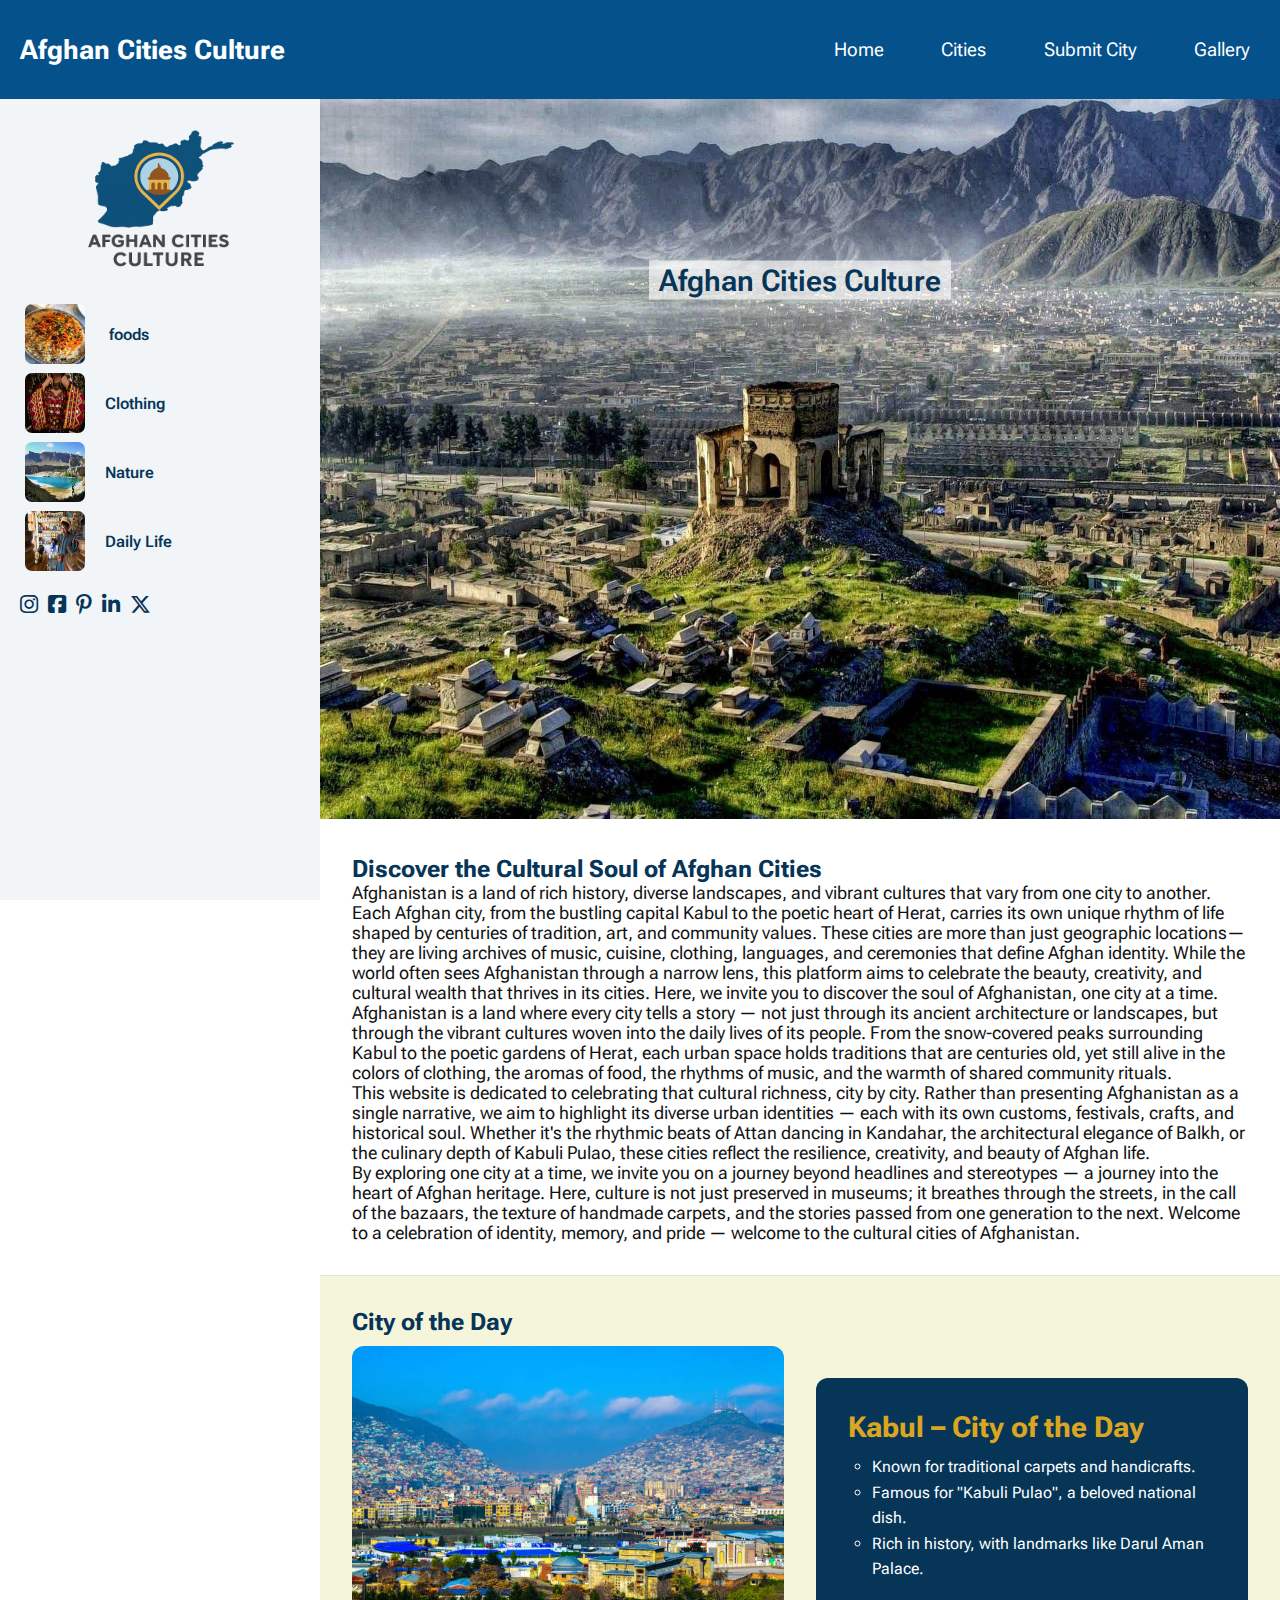
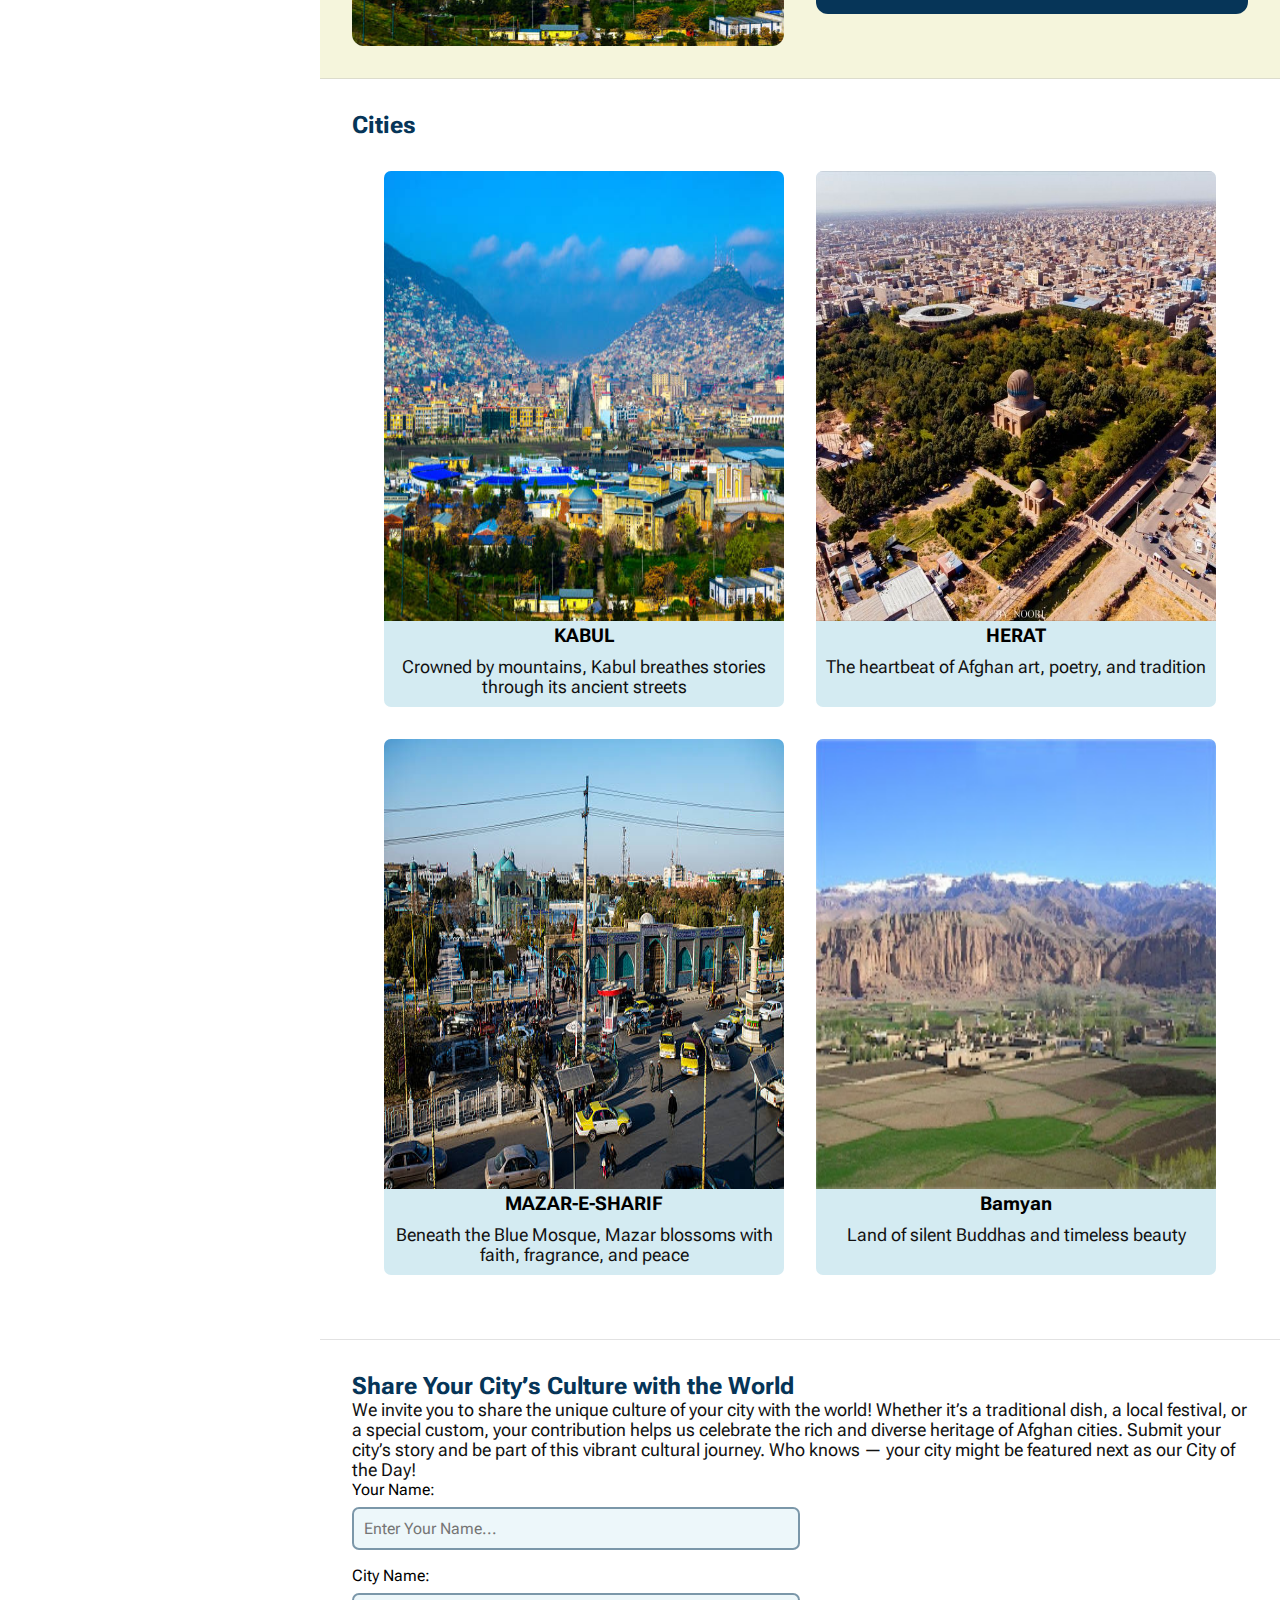
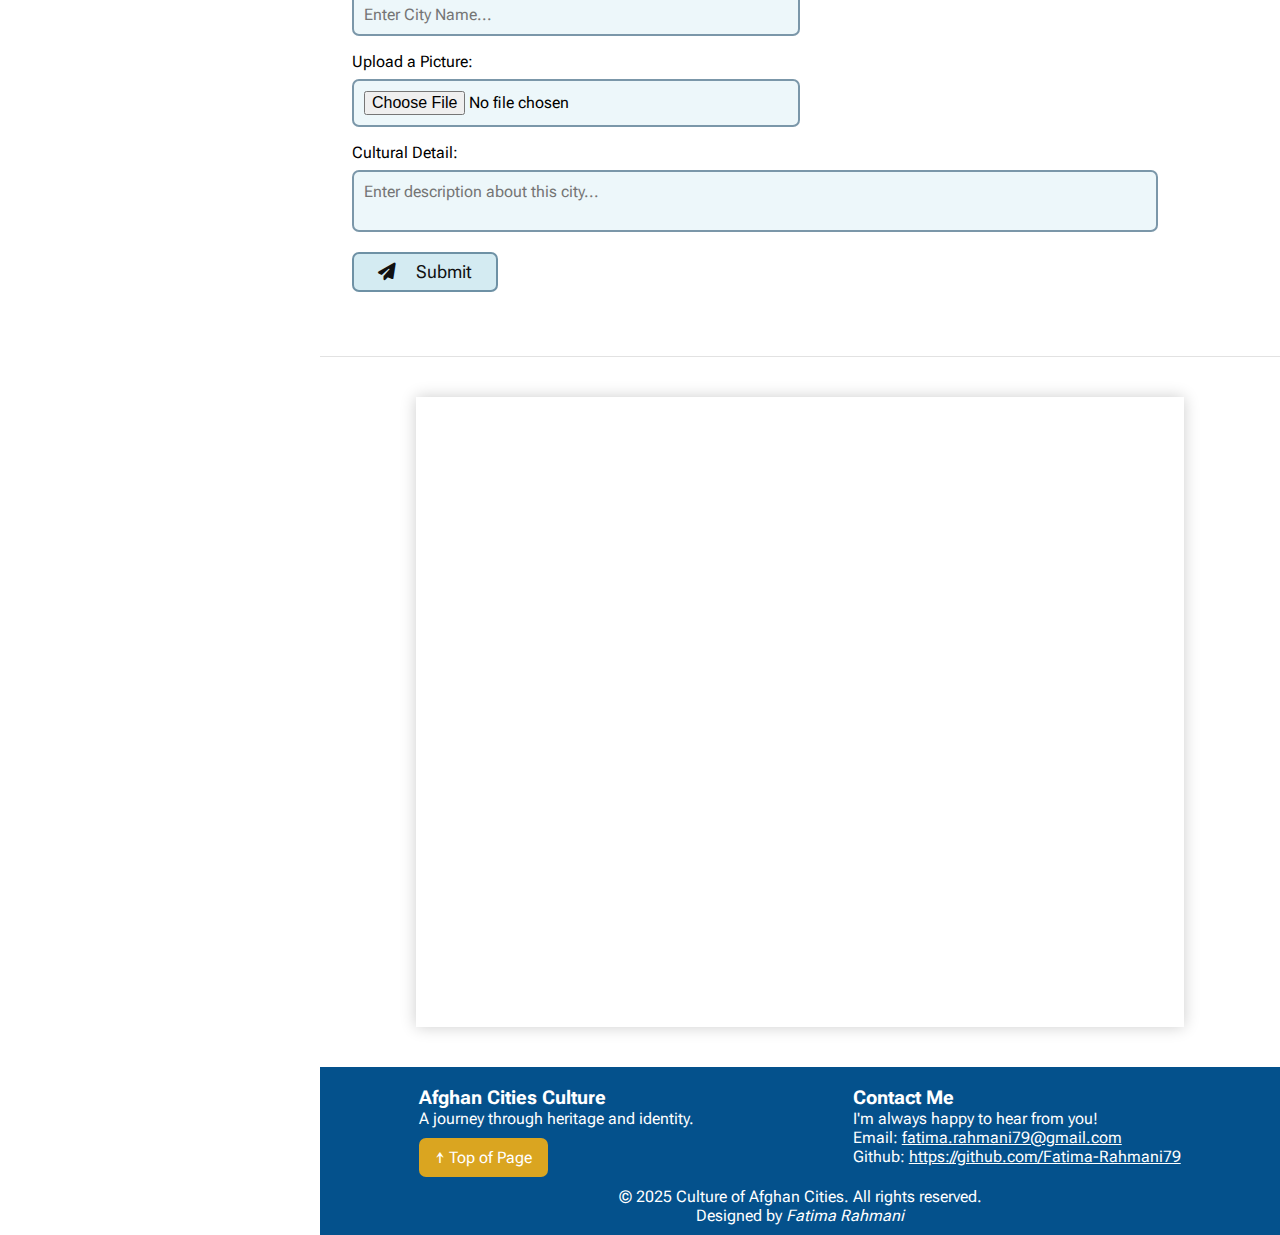
<file: index.html>
<!DOCTYPE html>
<html>

<head>
    <meta charset="utf-8">
    <meta http-equiv="X-UA-Compatible" content="IE=edge">
    <title>Afghan Cities Culture</title>
    <meta name="description" content="">
    <meta name="viewport" content="width=device-width, initial-scale=1">
    <link rel="stylesheet" href="css/style.css">
    <link rel="stylesheet" href="https://cdnjs.cloudflare.com/ajax/libs/font-awesome/6.7.2/css/all.min.css"
        integrity="sha512-Evv84Mr4kqVGRNSgIGL/F/aIDqQb7xQ2vcrdIwxfjThSH8CSR7PBEakCr51Ck+w+/U6swU2Im1vVX0SVk9ABhg=="
        crossorigin="anonymous" referrerpolicy="no-referrer" />
    <link rel="preconnect" href="https://fonts.googleapis.com">
    <link rel="preconnect" href="https://fonts.gstatic.com" crossorigin>
    <link href="https://fonts.googleapis.com/css2?family=Roboto+Flex:opsz,wght@8..144,100..1000&display=swap"
        rel="stylesheet">
</head>

<body>
    <div id="top"></div>

    <header>
        <h1>Afghan Cities Culture</h1>
        <nav>
            <ul>
                <li><a href="index.html">Home</a></li>
                <li class="dropdown">
                    <a href="cities.html">Cities</a>
                    <ul class="dropdown-menu">
                        <li><a href="cities.html#kabul">Kabul</a></li>
                        <li><a href="cities.html#herat">Herat</a></li>
                        <li><a href="cities.html#mazar-e-sharif">Mazar-i-Sharif</a></li>
                        <li><a href="cities.html#Bamyan">Bamyan</a></li>
                    </ul>
                </li>
                <li id="submit"><a href="index.html#submit-city">Submit City</a></li>
                <li><a href="gallery.html">Gallery</a></li>
            </ul>
        </nav>
    </header>
    <div class="container">
        <!-- aside section -->
        <aside>
            <div class="sidebar">
                <div class="sidebarnav">
                    <img src="images/logo (2).png" alt="Afghan Cities Calture's Logo" class="logo">
                    <nav>
                        <ul>
                            <li><a href="gallery.html#foods"><img src="images/food.JPG" class="sidepic">
                                    <span>foods</span></a>
                            </li>
                            <li><a href="gallery.html#clothing"><img src="images/cloth.jpg"
                                        class="sidepic"><span>Clothing</span></a></li>
                            <li><a href="gallery.html#landscape"><img src="images/bamyan 3.jpg"
                                        class="sidepic"><span>Nature</span></a></li>
                            <li><a href="gallery.html#life"><img src="images/life 2.jpg" class="sidepic"><span>Daily
                                        Life</span></a></li>
                        </ul>
                    </nav>
                </div>
                <div class="communicationIcons">
                    <a href="instagram.com" target="_blank"><i class="fa-brands fa-instagram"></i></a>
                    <a href="facebook.com" target="_blank"><i class="fa-brands fa-square-facebook"></i></a>
                    <a href="pinterest" target="_blank"><i class="fa-brands fa-pinterest-p"></i></a>
                    <a href="linkedin.com" target="_blank"><i class="fa-brands fa-linkedin-in"></i></a>
                    <a href="x.com" target="_blank"><i class="fa-brands fa-x-twitter"></i></a>
                </div>
            </div>
        </aside>

        <!-- main section -->
        <main class="index">
            <!-- introduction section -->
            <secion class="intro">
                <div class="intro-image">
                    <img src="images/kabul-wallpaper.jpg" alt="">
                    <h2>Afghan Cities Culture</h2>
                </div>
                <div class="intro-text">
                    <h2>Discover the Cultural Soul of Afghan Cities</h2>
                    <p>
                        Afghanistan is a land of rich history, diverse landscapes, and vibrant cultures that vary from
                        one city to another. Each Afghan city, from the bustling capital Kabul to the poetic heart of
                        Herat, carries its own unique rhythm of life shaped by centuries of tradition, art, and
                        community values. These cities are more than just geographic locations—they are living archives
                        of music, cuisine, clothing, languages, and ceremonies that define Afghan identity. While the
                        world often sees Afghanistan through a narrow lens, this platform aims to celebrate the beauty,
                        creativity, and cultural wealth that thrives in its cities. Here, we invite you to discover the
                        soul of Afghanistan, one city at a time. <br>

                        Afghanistan is a land where every city tells a story — not just through its ancient architecture
                        or landscapes, but through the vibrant cultures woven into the daily lives of its people. From
                        the snow-covered peaks surrounding Kabul to the poetic gardens of Herat, each urban space holds
                        traditions that are centuries old, yet still alive in the colors of clothing, the aromas of
                        food, the rhythms of music, and the warmth of shared community rituals. <br>

                        This website is dedicated to celebrating that cultural richness, city by city. Rather than
                        presenting Afghanistan as a single narrative, we aim to highlight its diverse urban identities —
                        each with its own customs, festivals, crafts, and historical soul. Whether it's the rhythmic
                        beats of Attan dancing in Kandahar, the architectural elegance of Balkh, or the culinary depth
                        of Kabuli Pulao, these cities reflect the resilience, creativity, and beauty of Afghan life.
                        <br>

                        By exploring one city at a time, we invite you on a journey beyond headlines and stereotypes — a
                        journey into the heart of Afghan heritage. Here, culture is not just preserved in museums; it
                        breathes through the streets, in the call of the bazaars, the texture of handmade carpets, and
                        the stories passed from one generation to the next. Welcome to a celebration of identity,
                        memory, and pride — welcome to the cultural cities of Afghanistan.
                    </p>
                </div>
            </secion>

            <!-- city of day section -->
            <section id="city-of-day" class="city-of-day">
                <h2>City of the Day</h2>
                <div class="city-container">
                    <div class="city-image"></div>
                    <div class="city-details">
                        <h2>Kabul – City of the Day</h2>
                        <ul>
                            <li>Known for traditional carpets and handicrafts.</li>
                            <li>Famous for "Kabuli Pulao", a beloved national dish.</li>
                            <li>Rich in history, with landmarks like Darul Aman Palace.</li>
                        </ul>
                    </div>
                </div>
            </section>

            <!-- cities gallery section -->
            <section id="cities">
                <h2>Cities</h2>
                <div class="city-card-container">
                    <a href="cities.html#kabul">
                        <img src="images/kabul.jpg" alt="Kabul">
                        <h3>KABUL</h3>
                        <p>Crowned by mountains, Kabul breathes stories through its ancient streets</p>
                    </a>
                    <a href="cities.html#herat">
                        <img src="images/herat.JPG" alt="Herat">
                        <h3>HERAT</h3>
                        <p>The heartbeat of Afghan art, poetry, and tradition</p>
                    </a>
                    <a href="cities.html#mazar-e-sharif">
                        <img src="images/mazar.jpg" alt="Mazar-i-Sharif">
                        <h3>MAZAR-E-SHARIF</h3>
                        <p>Beneath the Blue Mosque, Mazar blossoms with faith, fragrance, and peace</p>
                    </a>
                    <a href="cities.html#bamyan">
                        <img src="images/bamian.jpg" alt="Bamyan">
                        <h3>Bamyan</h3>
                        <p>Land of silent Buddhas and timeless beauty</p>
                    </a>
                </div>
            </section>

            <!-- submit city section -->
            <section id="submit-city">
                <h2>Share Your City’s Culture with the World</h2>
                <p>We invite you to share the unique culture of your city with the world! Whether it’s a traditional
                    dish, a local festival, or a special custom, your contribution helps us celebrate the rich and
                    diverse heritage of Afghan cities. Submit your city’s story and be part of this vibrant cultural
                    journey. Who knows — your city might be featured next as our City of the Day!</p>
                <form action="#">
                    <label for="name">Your Name:</label>
                    <input type="text" name="name" id="name" placeholder="Enter Your Name..." required>
                    <label for="city">City Name:</label>
                    <input type="text" name="city" id="city" placeholder="Enter City Name..." required>
                    <label for="imageUpload">Upload a Picture: </label>
                    <input type="file" id="imageUpload" accept="image/*" required>
                    <label for="detail">Cultural Detail:</label>
                    <textarea name="detail" id="detail" placeholder="Enter description about this city..."
                        required></textarea>
                    <button><i class="fa-solid fa-paper-plane"></i>Submit</button>
                </form>
            </section>

            <!-- slider section -->
            <section class="slider">
                <div class="slide"><img src="images/mazar 2.jpg" alt="rawze-sharif, Mazar-i-Sharif"></div>
                <div class="slide"><img src="images/bamyan (2).JPG" alt="Bamyan"></div>
                <div class="slide"><img src="images/herat.JPG" alt="Heart"></div>
                <div class="slide"><img src="images/kabul shah do shamshira.jpg" alt=""></div>
            </section>
        </main>
    </div>

    <!-- footer section -->
    <footer class="site-footer">
        <div class="footer-container">

            <!-- Site Identity -->
            <div class="footer-section">
                <h3>Afghan Cities Culture</h3>
                <p>A journey through heritage and identity.</p>
                <a href="#top" class="back-to-top">↑ Top of Page</a>
            </div>

            <!-- Contact Me -->
            <div class="footer-section">
                <h3>Contact Me</h3>
                <p>I'm always happy to hear from you!</p>
                <p>Email: <a href="mailto:fatima.rahmani79@gmail.com">fatima.rahmani79@gmail.com</a></p>
                <p>Github: <a href="https://github.com/Fatima-Rahmani79">https://github.com/Fatima-Rahmani79</a>
                </p>
            </div>

        </div>

        <!-- Copyright -->
        <div class="footer-bottom">
            <p>© 2025 Culture of Afghan Cities. All rights reserved.</p>
            <p>Designed by <em>Fatima Rahmani</em></p>
        </div>
    </footer>

    </div>
</body>

</html>
</file>
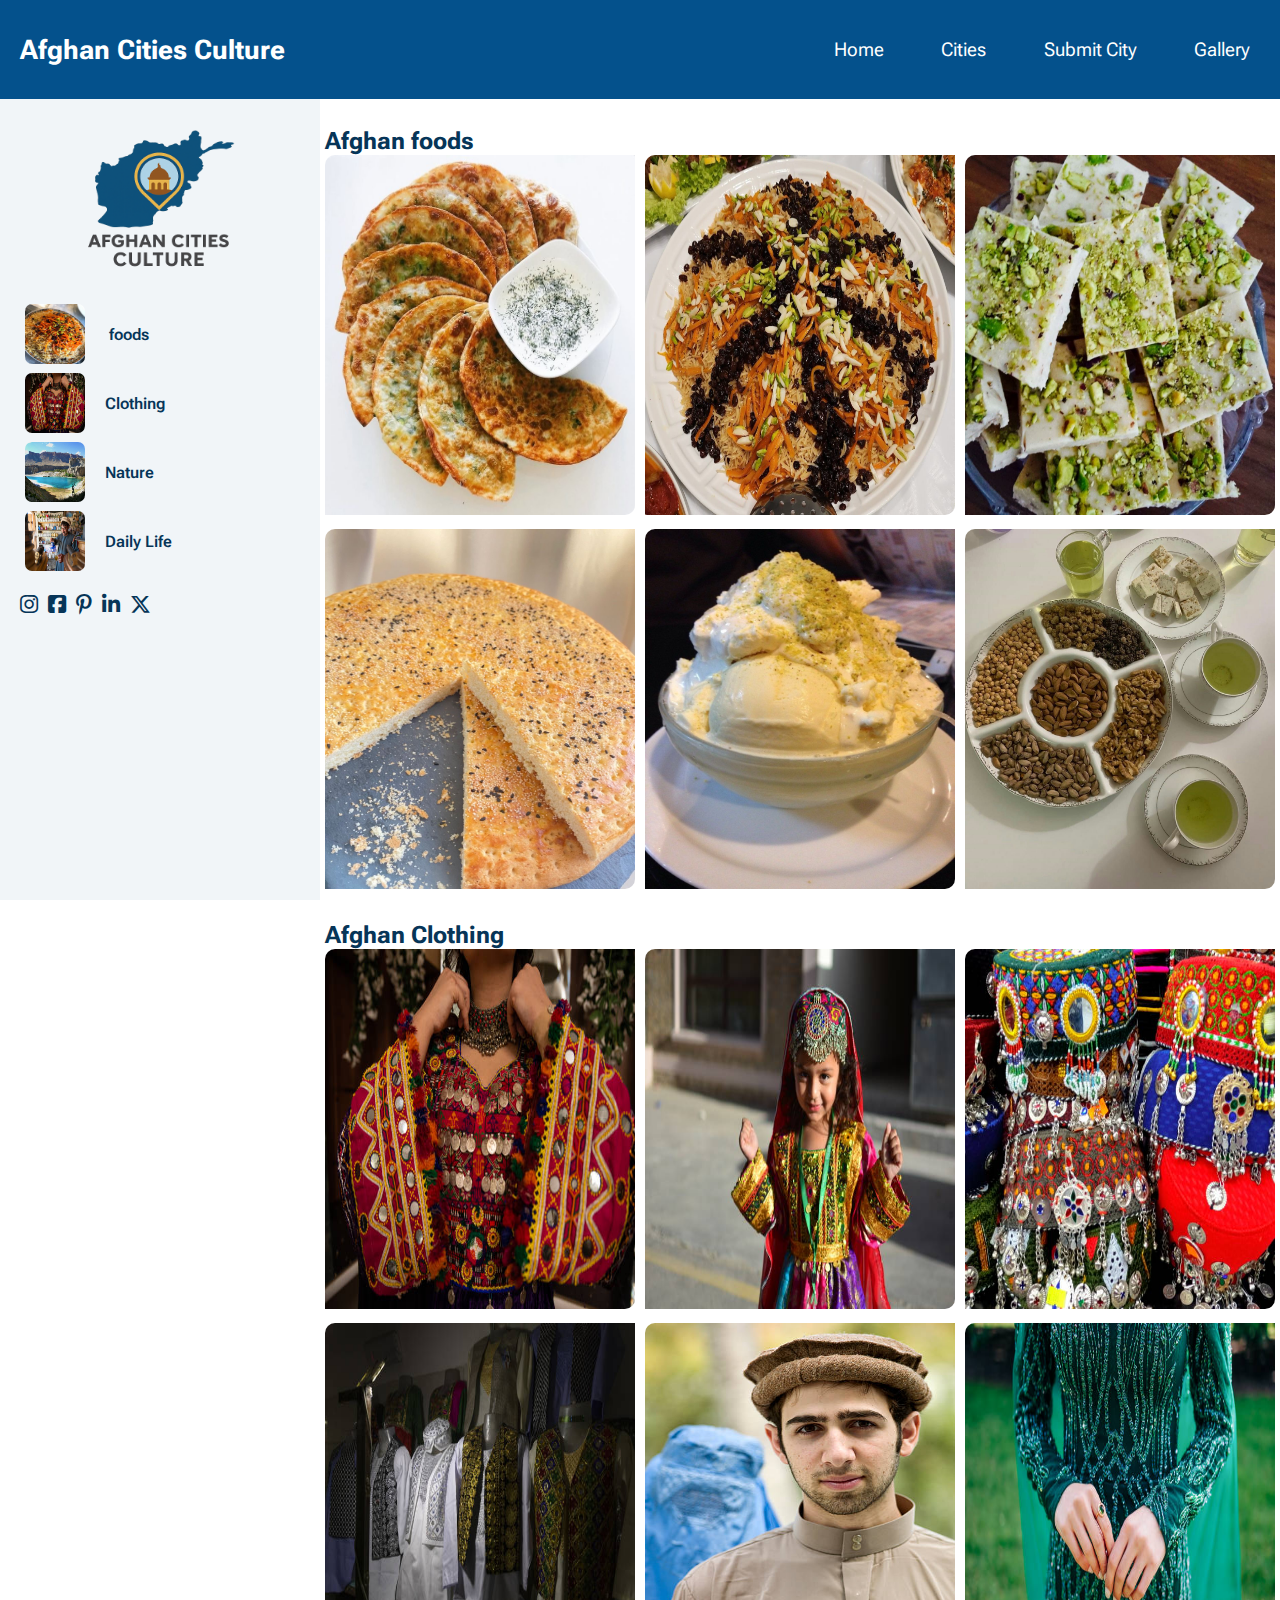
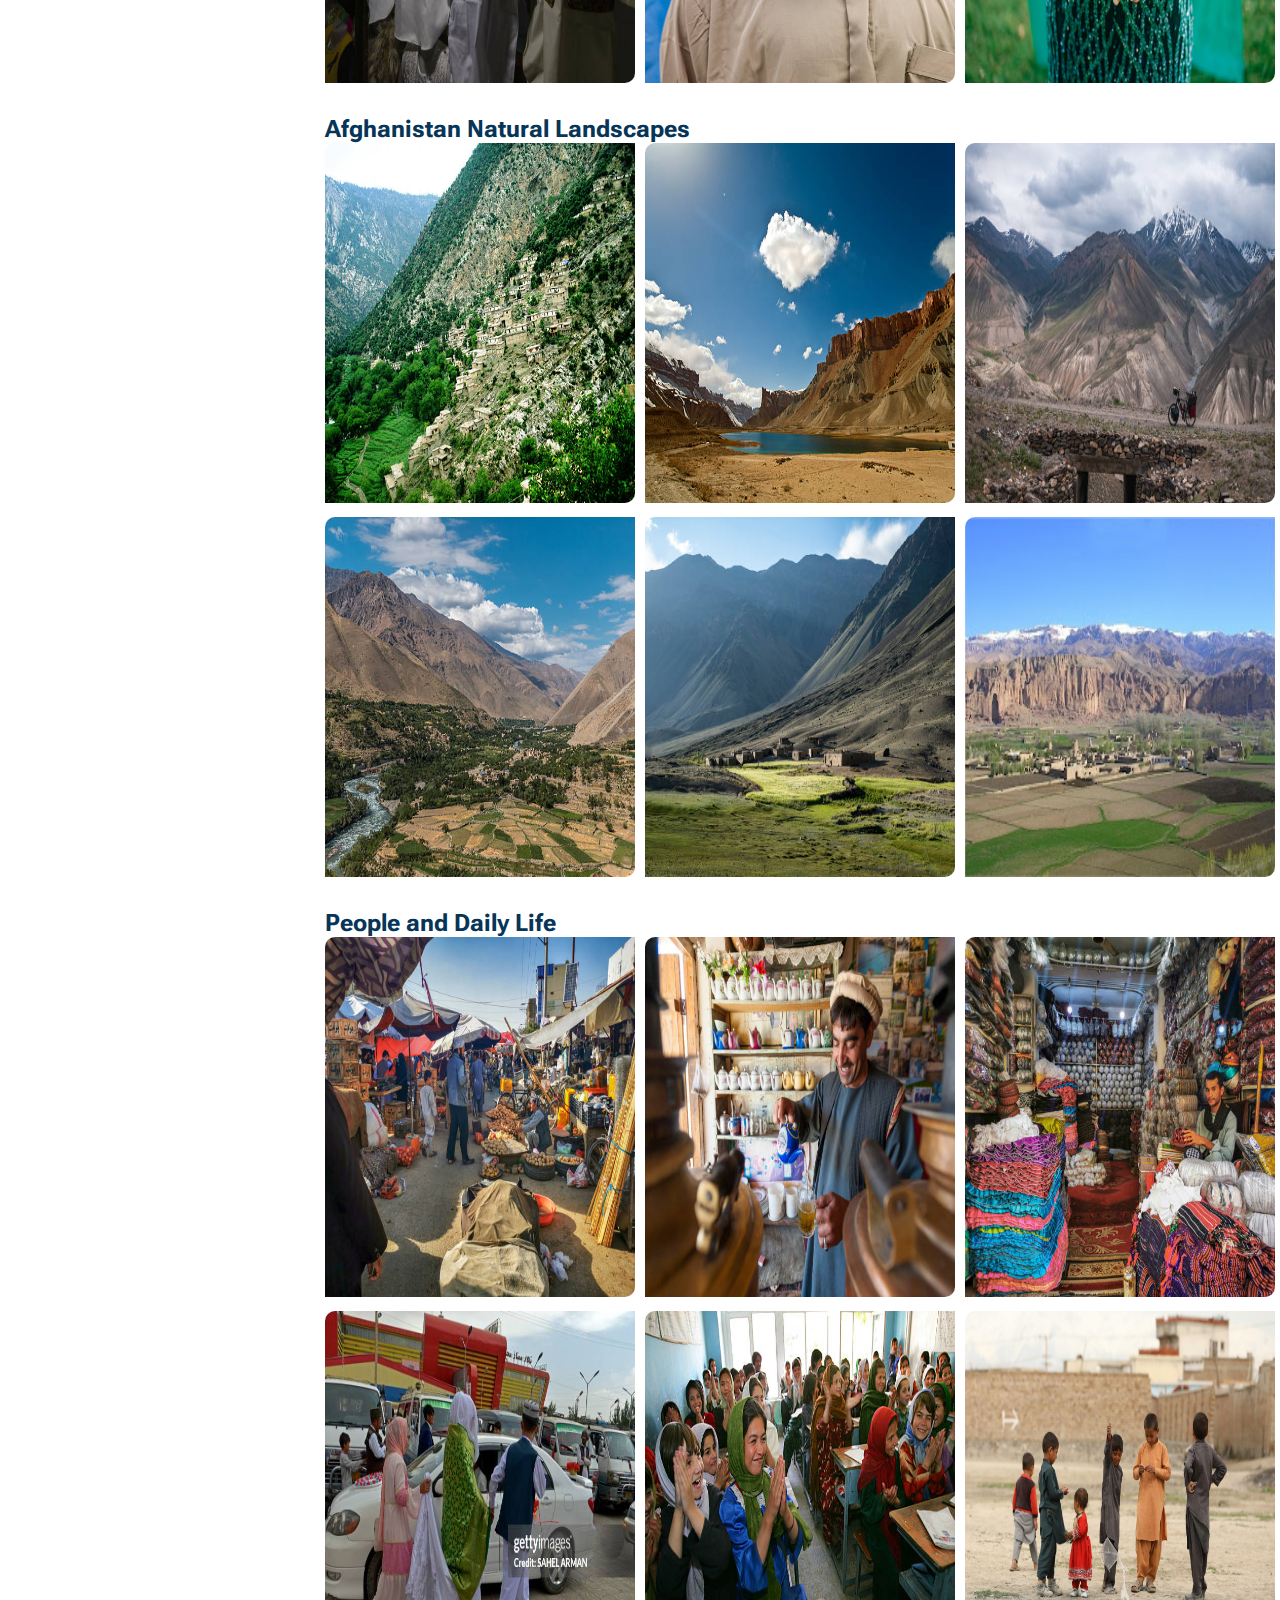
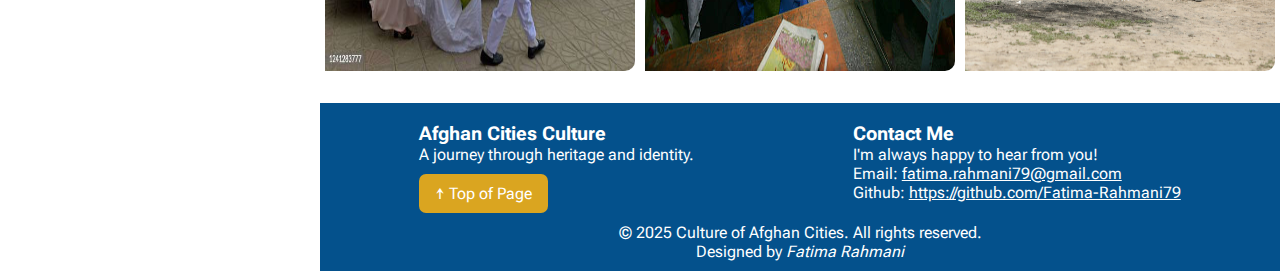
<file: gallery.html>
<!DOCTYPE html>
<html>
  <head>
    <meta charset="utf-8" />
    <meta http-equiv="X-UA-Compatible" content="IE=edge" />
    <title>Afghan Cities Culture</title>
    <meta name="description" content="" />
    <meta name="viewport" content="width=device-width, initial-scale=1" />
    <link rel="stylesheet" href="css/style.css" />
    <link
      rel="stylesheet"
      href="https://cdnjs.cloudflare.com/ajax/libs/font-awesome/6.7.2/css/all.min.css"
      integrity="sha512-Evv84Mr4kqVGRNSgIGL/F/aIDqQb7xQ2vcrdIwxfjThSH8CSR7PBEakCr51Ck+w+/U6swU2Im1vVX0SVk9ABhg=="
      crossorigin="anonymous"
      referrerpolicy="no-referrer"
    />
    <link rel="preconnect" href="https://fonts.googleapis.com" />
    <link rel="preconnect" href="https://fonts.gstatic.com" crossorigin />
    <link
      href="https://fonts.googleapis.com/css2?family=Roboto+Flex:opsz,wght@8..144,100..1000&display=swap"
      rel="stylesheet"
    />
  </head>

  <body>
    <div id="top"></div>
    <!-- header section -->
    <header>
      <h1>Afghan Cities Culture</h1>
      <nav>
          <ul>
              <li><a href="index.html">Home</a></li>
              <li class="dropdown">
                  <a href="cities.html">Cities</a>
                  <ul class="dropdown-menu">
                      <li><a href="cities.html#kabul">Kabul</a></li>
                      <li><a href="cities.html#herat">Herat</a></li>
                      <li><a href="cities.html#mazar-e-sharif">Mazar-i-Sharif</a></li>
                      <li><a href="cities.html#Bamyan">Bamyan</a></li>
                  </ul>
              </li>
              <li id="submit"><a href="index.html#submit-city">Submit City</a></li>
              <li><a href="gallery.html">Gallery</a></li>
          </ul>
      </nav>
  </header>

    <div class="container">
      <!-- aside section -->
      <aside>
        <div class="sidebar">
            <div class="sidebarnav">
                <img src="images/logo (2).png" alt="Afghan Cities Calture's Logo" class="logo">
                <nav>
                    <ul>
                        <li><a href="gallery.html#foods"><img src="images/food.JPG" class="sidepic">
                                <span>foods</span></a>
                        </li>
                        <li><a href="gallery.html#clothing"><img src="images/cloth.jpg"
                                    class="sidepic"><span>Clothing</span></a></li>
                        <li><a href="gallery.html#landscape"><img src="images/bamyan 3.jpg"
                                    class="sidepic"><span>Nature</span></a></li>
                        <li><a href="gallery.html#life"><img src="images/life 2.jpg" class="sidepic"><span>Daily
                                    Life</span></a></li>
                    </ul>
                </nav>
            </div>
            <div class="communicationIcons">
              <a href="instagram.com" target="_blank"><i class="fa-brands fa-instagram"></i></a>
              <a href="facebook.com" target="_blank"><i class="fa-brands fa-square-facebook"></i></a>
              <a href="pinterest" target="_blank"><i class="fa-brands fa-pinterest-p"></i></a>
              <a href="linkedin.com" target="_blank"><i class="fa-brands fa-linkedin-in"></i></a>
              <a href="x.com" target="_blank"><i class="fa-brands fa-x-twitter"></i></a>
          </div>
        </div>
    </aside>

      <!-- main section -->
      <main class="gallery">
        <!-- foods section -->
        <section id="foods">
          <h2>Afghan foods</h2>
          <div class="gallery-cards-container">
            <div class="tooltip gallery-card">
              <img src="images/food (8).JPG" alt="Bolani-Afgan food" />
              <span class="tooltip-text"
                >Name: Bolani <br />
                Ingredients : Dough, chives, potatoes, oil</span
              >
            </div>
            <div class="tooltip gallery-card">
              <img src="images/food (11).JPG" alt="Qabili Palaw-Afgan food" />
              <span class="tooltip-text"
                >Name: Qabili Palaw <br />
                Ingredients :Rice, Lamb or beef, Carrots, Raisins, Onion,
                Oil</span
              >
            </div>
            <div class="tooltip gallery-card">
              <img src="images/food (14).JPG" alt="Shirpera-Afgan dessert" />
              <span class="tooltip-text"
                >Name: Shirpera - Afgan dessert <br />
                Ingredients : Milk, Sugar, Cardomam, Butter, Pistachios and
                Almonds</span
              >
            </div>
            <div class="tooltip gallery-card">
              <img src="images/food (15).JPG" alt="Rote-Afghan bread" />
              <span class="tooltip-text"
                >Name: Rote-Afghan bread <br />
                Ingredients : Flour, Yeast, Milk, oil, Eggs, salt,
                Cardomam</span
              >
            </div>
            <div class="tooltip gallery-card">
              <img src="images/food (1).JPG" alt="Sheer Yakh-Afgan dessert" />
              <span class="tooltip-text"
                >Name: Sheer Yakh-Afgan dessert<br />
                Ingredients : Milk, Sugar, Salep powder, Cardomam, Rosewater,
                Ice and salt</span
              >
            </div>
            <div class="tooltip gallery-card">
              <img
                src="images/food (12).JPG"
                alt="Tea and dried fruits-Afgan Evening Mael"
              />
              <span class="tooltip-text"
                >Name: Tea and dried fruits-Afgan Evening Mael<br />
                Ingredients : Tea and dried fruits</span
              >
            </div>
          </div>
        </section>

        <!-- clothing section -->
        <section id="clothing">
          <h2>Afghan Clothing</h2>
          <div class="gallery-cards-container">
            <div class="tooltip gallery-card">
              <img src="images/cloth.jpg" alt="Afghan traditional clothing" />
              <span class="tooltip-text">Afghan traditional clothing</span>
            </div>
            <div class="tooltip gallery-card">
              <img src="images/cloth 2.jpg" alt="Afghan traditional clothing" />
              <span class="tooltip-text">Afghan traditional clothing</span>
            </div>
            <div class="tooltip gallery-card">
              <img src="images/cloth 3.jpg" alt="Afghan traditional clothing" />
              <span class="tooltip-text">Afghan traditional clothing</span>
            </div>
            <div class="tooltip gallery-card">
              <img src="images/cloth 4.jpg" alt="Afghan traditional clothing" />
              <span class="tooltip-text">Afghan traditional clothing</span>
            </div>
            <div class="tooltip gallery-card">
              <img src="images/cloth 5.jpg" alt="Afghan traditional clothing" />
              <span class="tooltip-text">Afghan traditional clothing</span>
            </div>
            <div class="tooltip gallery-card">
              <img src="images/cloth 6.jpg" alt="Afghan evening dress" />
              <span class="tooltip-text">Afghan evening dress</span>
            </div>
          </div>
        </section>

        <!-- landscape section -->
        <section id="landscape">
          <h2>Afghanistan Natural Landscapes</h2>
          <div class="gallery-cards-container">
            <div class="tooltip gallery-card">
              <img
                src="images/landscapae nuaristan.jpg"
                alt="A village in Nuristan - Afghanistan"
              />
              <span class="tooltip-text"
                >A village in Nuristan - Afghanistan</span
              >
            </div>
            <div class="tooltip gallery-card">
              <img
                src="images/landscape bandeamir.jpg"
                alt="Band-e Amir River, Bamyan, Afghanistan"
              />
              <span class="tooltip-text"
                >Band-e Amir River, Bamyan, Afghanistan</span
              >
            </div>
            <div class="tooltip gallery-card">
              <img
                src="images/landscape pamir.jpg"
                alt="Pamir Mountains - Afghanistan"
              />
              <span class="tooltip-text">Pamir Mountains - Afghanistan</span>
            </div>
            <div class="tooltip gallery-card">
              <img
                src="images/landscape panjshir.jpg"
                alt="A village in Panjshir - Afghanistan"
              />
              <span class="tooltip-text"
                >A village in Panjshir - Afghanistan</span
              >
            </div>
            <div class="tooltip gallery-card">
              <img
                src="images/landscape wakhan.jpg"
                alt="A view of Wakhan - Afghanistan"
              />
              <span class="tooltip-text">A view of Wakhan - Afghanistan</span>
            </div>
            <div class="tooltip gallery-card">
              <img
                src="images/bamian.jpg"
                alt="A view of Bamyan - Afghanistan"
              />
              <span class="tooltip-text">A view of Bamyan - Afghanistan</span>
            </div>
          </div>
        </section>

        <!-- life section -->
        <section id="life">
          <h2>People and Daily Life</h2>
          <div class="gallery-cards-container">
            <div class="tooltip gallery-card">
              <img src="images/life.jpg" alt="Local market" />
              <span class="tooltip-text">Local market</span>
            </div>
            <div class="tooltip gallery-card">
              <img src="images/life 2.jpg" alt="Dish shop" />
              <span class="tooltip-text">Dish shop</span>
            </div>
            <div class="tooltip gallery-card">
              <img src="images/life 3.jpg" alt="Handicraft shop" />
              <span class="tooltip-text">Handicraft shop</span>
            </div>
            <div class="tooltip gallery-card">
              <img src="images/life 4.jpg" alt="Wedding ceremony" />
              <span class="tooltip-text">Wedding ceremony</span>
            </div>
            <div class="tooltip gallery-card">
              <img src="images/life 5.jpg" alt="Girls' school" />
              <span class="tooltip-text">Girls' school</span>
            </div>
            <div class="tooltip gallery-card">
              <img src="images/life (2).jpg" alt="Children playing" />
              <span class="tooltip-text">Children playing</span>
            </div>
          </div>
        </section>
      </main>
    </div>

    <footer class="site-footer">
      <div class="footer-container">
        <!-- Site Identity -->
        <div class="footer-section">
          <h3>Afghan Cities Culture</h3>
          <p>A journey through heritage and identity.</p>
          <a href="#top" class="back-to-top">↑ Top of Page</a>
        </div>

        <!-- Contact Me -->
        <div class="footer-section">
          <h3>Contact Me</h3>
          <p>I'm always happy to hear from you!</p>
          <p>
            Email:
            <a href="mailto:fatima.rahmani79@gmail.com"
              >fatima.rahmani79@gmail.com</a
            >
          </p>
          <p>
            Github:
            <a href="https://github.com/Fatima-Rahmani79"
              >https://github.com/Fatima-Rahmani79</a
            >
          </p>
        </div>
      </div>

      <!-- Copyright -->
      <div class="footer-bottom">
        <p>© 2025 Culture of Afghan Cities. All rights reserved.</p>
        <p>Designed by <em>Fatima Rahmani</em></p>
      </div>
    </footer>
  </body>
</html>
</file>
<file: css/style.css>
/* general styles */
* {
  box-sizing: border-box;
  margin: 0;
  padding: 0;
  font-family: "Roboto Flex", sans-serif;
}

html {
  scroll-behavior: smooth;
}

section {
  scroll-margin-top: 11vh;
}

.container {
  display: flex;
}

header,
footer {
  width: 100%;
  background-color: #04518c;
  color: #fff;
}

/* header section */
header {
  top: 0;
  padding: 0 20px;
  display: flex;
  justify-content: space-between;
  position: fixed;
  width: 100%;
  height: 11vh;
  z-index: 1000;
}

header h1 {
  font-size: 1.7em;
  align-self: center;
  animation: header 5s ease-in 2s infinite;
}

@keyframes header {
  33% {
    text-shadow: 2px 2px 4px #f0be3f;
  }
  66% {
    text-shadow: 3px 3px 4px #daa520;
  }
  99% {
    text-shadow: 2px 2px 4px #dbbb69;
  }
}

header nav {
  align-self: center;
}

header nav ul {
  list-style: none;
  display: flex;
  gap: 3vw;
}

header nav ul li {
  align-self: center;
  text-align: center;
}

.dropdown {
  position: relative;
}

header nav ul a {
  text-decoration: none;
  color: #fff;
  font-size: 1.2em;
  padding: 1em 0.5em;
}

header > nav > ul > li:hover {
  text-shadow: 2px 2px 5px #f9a826;
  border-left: 2px solid #f9a826;
  border-right: 2px solid #f9a826;
  transform: scale(0.9, 0.9);
}

.dropdown-menu {
  display: none;
  position: absolute;
  top: 40px;
  background-color: #bbdcf0;
  text-shadow: none;
  margin-top: 5px;
  width: 100px;
}

.dropdown-menu li a {
  display: block;
  padding: 15px;
  text-decoration: none;
  font-size: 1em;
  text-align: center;
  color: rgb(39, 41, 44);
}

.dropdown-menu li a:hover {
  background-color: #04518c;
  color: #fff;
  text-shadow: none;
  font-size: 1.1em;
}

.dropdown:hover .dropdown-menu {
  display: block;
}

/* aside section */
.sidebar {
  padding: 0 20px;
  background-color: #f1f5f8;
}

aside {
  position: fixed;
  top: 11vh;
  width: 25%;
  height: calc(100vh - 11vh);
  background-color: #f1f5f8;
  z-index: 900;
}

.logo {
  display: block;
  width: 200px;
  height: 200px;
  padding: 5px 0;
  margin: 0 auto;
}

aside nav ul li img {
  width: 60px;
  height: 60px;
  border-radius: 7px;
  transition-delay: 0.1s;
}

aside nav ul li {
  list-style: none;
  margin: 5px;
}

aside nav ul li a {
  text-decoration: none;
  color: #063558;
  vertical-align: sub;
  font-size: 1em;
  font-weight: 600;
  transition-delay: 0.1s;
}

aside nav ul li a:hover {
  color: #daa520;
}

aside nav ul li a:hover .sidepic {
  opacity: 0.8;
}

aside nav ul li a span {
  display: inline-block;
  vertical-align: 24px;
  padding-left: 12px;
  margin-left: 8px;
}

.communicationIcons {
  margin: 2vh 0;
  font-size: 1.3em;
}

.communicationIcons a {
  margin-right: 5px;
  color: #063558;
  transition-delay: 100ms;
}

.communicationIcons a:hover {
  color: #daa520;
}

/* footer section */
footer {
  margin-left: 25%;
  height: auto;
}
.site-footer {
  width: 75%;
  display: flex;
  flex-direction: column;
  align-items: center;
  padding: 10px 20px;
  text-align: center;
}

.footer-container {
  width: 100%;
  display: flex;
  flex-direction: row;
  justify-content: space-around;
  padding: 10px 0;
  text-align: left;
}

.footer-section a {
  color: #fff;
}

.back-to-top {
  display: inline-block;
  margin-top: 10px;
  padding: 10px 16px;
  background-color: #daa520;
  color: #fff;
  border-radius: 7px;
  text-decoration: none;
}

.back-to-top:hover {
  background-color: #f0ce7a;
  color: #000;
}

footer p {
  color: #fff;
  font-size: 16px;
}

.footer-section a:hover {
  color: #daa520;
}
/* End general styles */

/* Start main page style */
main.index {
  margin-left: 25%;
  margin-top: 11vh;
}
main .intro,
.intro-image {
  position: relative;
}

.intro-image img {
  width: 100%;
  height: 80vh;
  padding: 0;
  margin: 0;
}

.intro-image h2 {
  position: absolute;
  display: block;
  background-color: #fffefea9;
  color: #063558;
  padding: 2px 10px;
  top: 25%;
  left: 50%;
  transform: translate(-50%, -50%);
  font-size: 30px;
  font-weight: 600;
  z-index: 100;
}

p {
  font-size: 1.1em;
  color: #111111;
}

h2 {
  color: #063558;
}

.intro-text,
#cities,
#submit-city {
  padding: 2rem;
  border-bottom: 1px solid #b1b1b15e;
}

/* city of day style */
.city-of-day {
  background-color: #f5f5dc;
  padding: 2rem 2rem;
  border-bottom: 1px solid #b1b1b15e;
}

.city-of-day h2 {
  padding-bottom: 10px;
}

.city-container {
  display: flex;
  flex-wrap: wrap;
  gap: 2rem;
  align-items: center;
  justify-content: center;
}

.city-image {
  flex: 1 1 300px;
  height: 300px;
  background-image: url("../images/kabul.jpg");
  background-size: cover;
  background-position: center;
  border-radius: 12px;
  transition: transform 0.5s ease;
}

.city-details {
  flex: 1 1 300px;
  background-color: #063558;
  color: white;
  padding: 2rem;
  border-radius: 12px;
  transition: background-color 0.4s linear;
}

.city-details h2 {
  margin-top: 0;
  font-size: 1.8rem;
  color: #daa520;
}

.city-details ul {
  list-style: circle;
  padding-left: 1.5rem;
  line-height: 1.6;
}

.city-container:hover .city-image {
  transform: scale(1.05);
}

.city-container:hover .city-details {
  background-color: #bbdcf0;
  color: #000;
}

/* city-card-container */
.city-card-container {
  padding: 2rem 2rem;
  display: grid;
  grid-template-columns: 1fr 1fr;
  gap: 2rem;
}

.city-card-container img {
  width: 100%;
  height: 50vh;
  border-top-left-radius: inherit;
  border-top-right-radius: inherit;
}

.city-card-container a {
  text-decoration: none;
  color: #000;
  text-align: center;
  background-color: #d4ebf2;
  border-radius: 7px;
}

.city-card-container a:hover {
  transform: scale(1.01, 1.01);
  color: #313030;
  opacity: 0.91;
}

.city-card-container a p {
  padding: 10px;
  size: 0.8em;
}

/* submit city section*/
form {
  margin-bottom: 32px;
}

form label {
  display: block;
  margin-bottom: 8px;
}

form input,
form textarea {
  width: 50%;
  padding: 10px;
  font-size: 1em;
  margin-bottom: 16px;
  border: 2px solid #0634587e;
  box-sizing: border-box;
  background-color: #d4ebf269;
  border-radius: 7px;
}

form textarea {
  width: 90%;
  resize: none;
  overflow-y: auto;
}

form input:focus,
form textarea:focus {
  border-color: #063558;
  outline: none;
  background-color: #d4ebf2;
}

form button {
  background-color: #d4ebf2;
  border: 2px solid #0634587e;
  border-radius: 7px;
  color: #111111;
  padding: 8px 24px;
  cursor: pointer;
  font-size: 1.1em;
}

form button i {
  margin-right: 20px;
  color: inherit;
}

form button:hover {
  color: #fff;
  background-color: #063558;
}

/* slider section */
.slider {
  position: relative;
  margin: 40px auto;
  width: 80%;
  height: 70vh;
  box-shadow: 0 0 15px rgba(0, 0, 0, 0.2);
  overflow: hidden;
}

.slide {
  position: absolute;
  width: 100%;
  opacity: 0;
  animation: fade 16s infinite linear;
}

.slider img {
  width: 100%;
  height: 70vh;
  object-fit: cover;
}

.slide:nth-child(1) {
  animation-delay: 0s;
}
.slide:nth-child(2) {
  animation-delay: 4s;
}
.slide:nth-child(3) {
  animation-delay: 8s;
}
.slide:nth-child(4) {
  animation-delay: 12s;
}

@keyframes fade {
  0% {
    opacity: 0;
  }
  5% {
    opacity: 1;
  }
  25% {
    opacity: 1;
  }
  30% {
    opacity: 0;
  }
  100% {
    opacity: 0;
  }
}
/* End Main Page Style*/

/* Start cities page style */
main.cities {
  margin-left: 25%;
  margin-top: 11vh;
}

.cities h1 {
  color: #063558;
  padding: 5px 15px;
  letter-spacing: 1.5px;
}

.citysection h2,
.citysection h3,
.citysection p {
  padding: 2px 20px;
}

.citysection img {
  width: 100%;
  height: 80vh;
}

.list {
  margin-left: 50px;
}

.citysection .fa-solid {
  color: #daa520;
  font-size: 1.2em;
  margin-right: 5px;
}

.city-pictures {
  display: grid;
  grid-template-columns: 1fr 1fr;
  gap: 10px;
  border-bottom: 1px solid #b1b1b15e;
  margin: 10px 10px 20px 10px;
}

.city-pictures:last-child {
  border: none;
}

.city-picture-card {
  margin-bottom: 20px;
  overflow: hidden;
  height: auto;
}

.city-picture-card img {
  width: 100%;
  height: 50vh;
  object-fit: fill;
  transition: transform 0.5s ease;
  border-radius: 10px;
}

.city-picture-card:hover img {
  transform: scaleX(1.05);
}

.city-picture-card:hover {
  text-decoration: underline;
}

.city-picture-card p {
  text-align: center;
  color: #313030;
}
/* End cities page style */

/* Start gallery page style */
main.gallery {
  margin-left: 25%;
  margin-top: 11vh;
}

main.gallery section {
  margin: 28px 5px;
}
.gallery-cards-container {
  display: grid;
  grid-template-columns: 1fr 1fr 1fr;
  gap: 10px;
}

.gallery-card img {
  width: 100%;
  height: 40vh;
  border-top-left-radius: 10px;
  border-bottom-right-radius: 10px;
}

.gallery-card img:hover {
  opacity: 0.9;
}

.tooltip {
  position: relative;
  display: inline-block;
  cursor: pointer;
}

.tooltip .tooltip-text {
  visibility: hidden;
  width: 140px;
  background-color: #daa520ec;
  color: #fff;
  text-align: center;
  border-radius: 5px;
  padding: 6px;
  position: absolute;
  z-index: 1;
  top: 30%;
  left: 50%;
  transform: translateX(-50%);
  transition: opacity 0.3s;
}

.tooltip:hover .tooltip-text {
  visibility: visible;
  opacity: 1;
}
/* End gallery page style */

/* responsive design for tablet */
@media screen and (max-width: 800px) {
  .container {
    flex-direction: column-reverse;
  }
  aside {
    position: static;
    width: 100%;
    height: auto;
    top: 0;
  }

  .sidebarnav {
    display: flex;
    justify-content: space-around;
  }

  main.index,
  footer.site-footer,
  main.cities,
  main.gallery {
    width: 100%;
    margin-left: 0;
  }

  .logo {
    width: 200px;
    height: 200px;
    align-self: center;
    margin: 0;
  }

  .communicationIcons {
    transform: translateX(37%);
  }

  #submit {
    display: none;
  }
}

/* responsive design for mobile */
@media screen and (max-width: 660px) {
  h1 {
    font-size: 18px;
    line-height: 25px;
    font-weight: 500;
  }

  .city-card-container {
    /* main page*/
    grid-template-columns: 1fr;
  }

  .city-pictures {
    /* cities page*/
    grid-template-columns: 1fr;
    height: auto;
  }

  .gallery-cards-container {
    /* gallery page*/
    grid-template-columns: 1fr 1fr;
  }

  footer p {
    font-size: 14px;
  }
}
</file>
